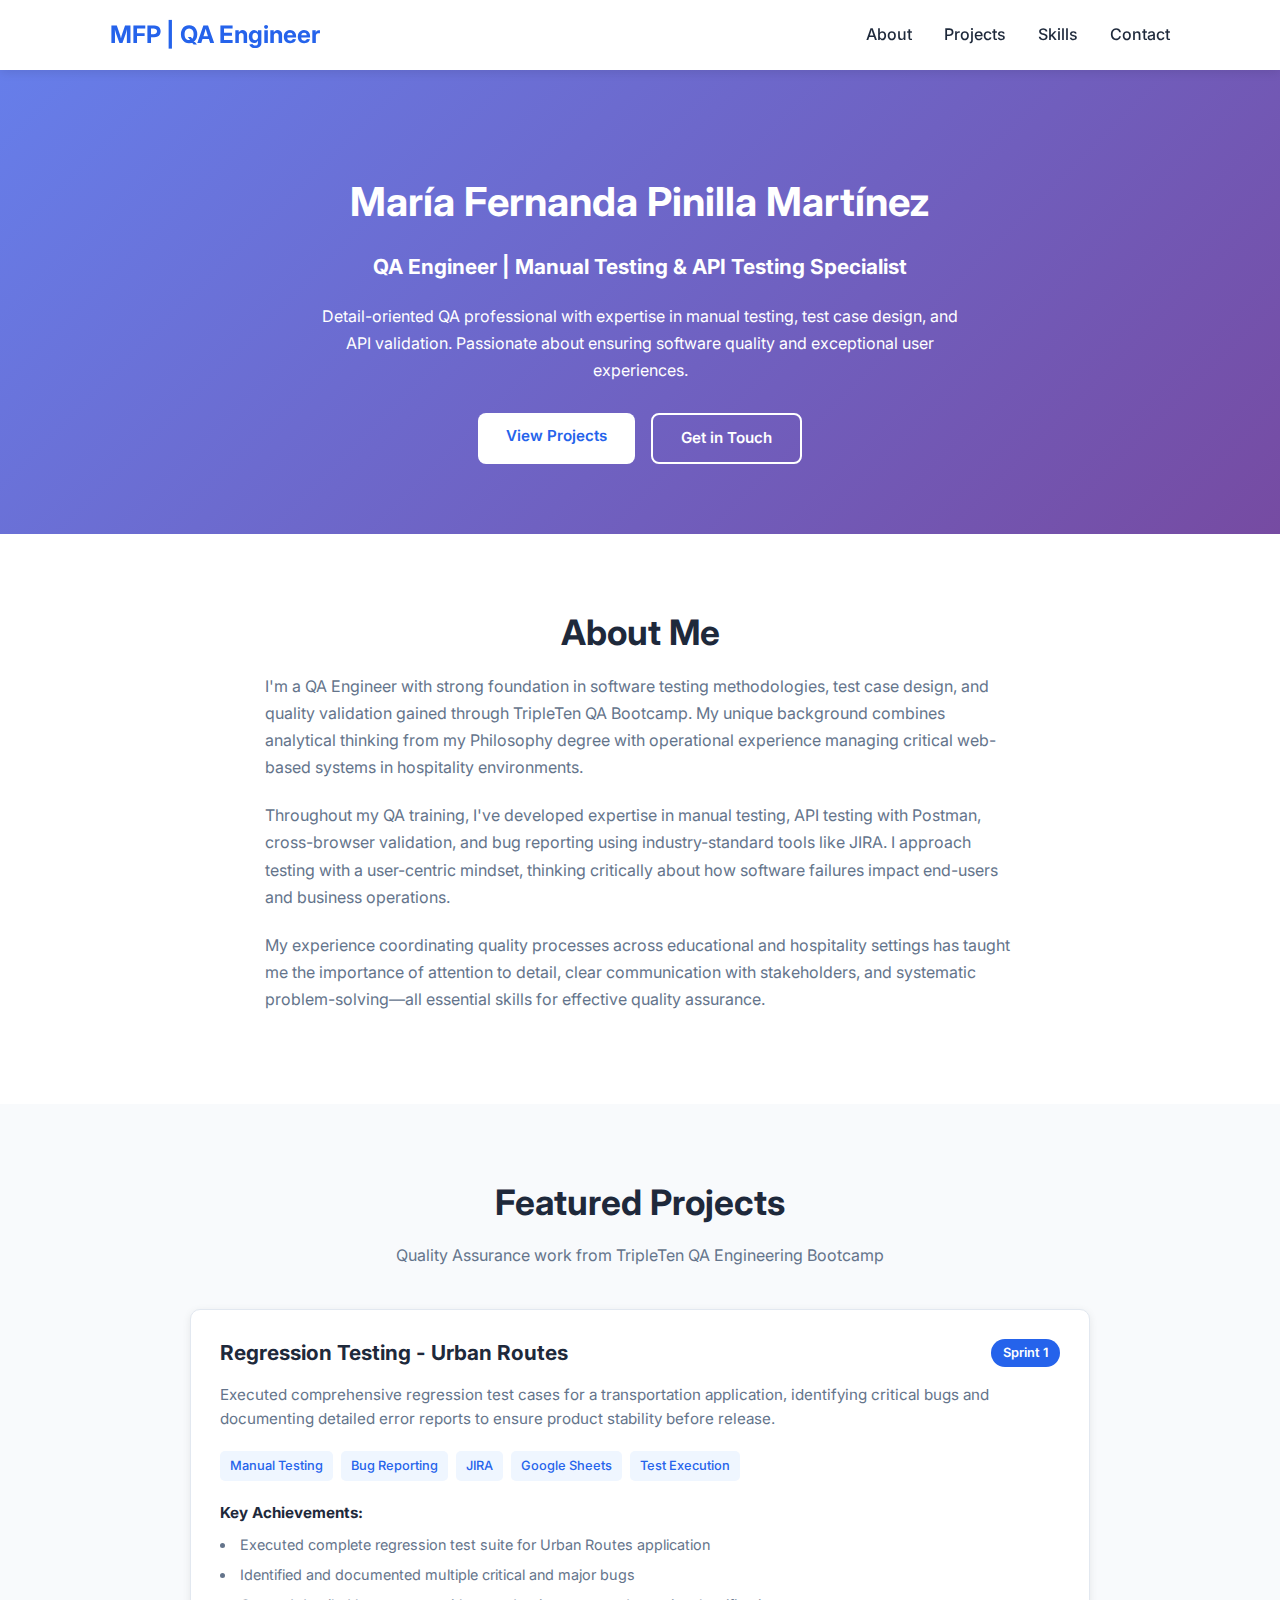
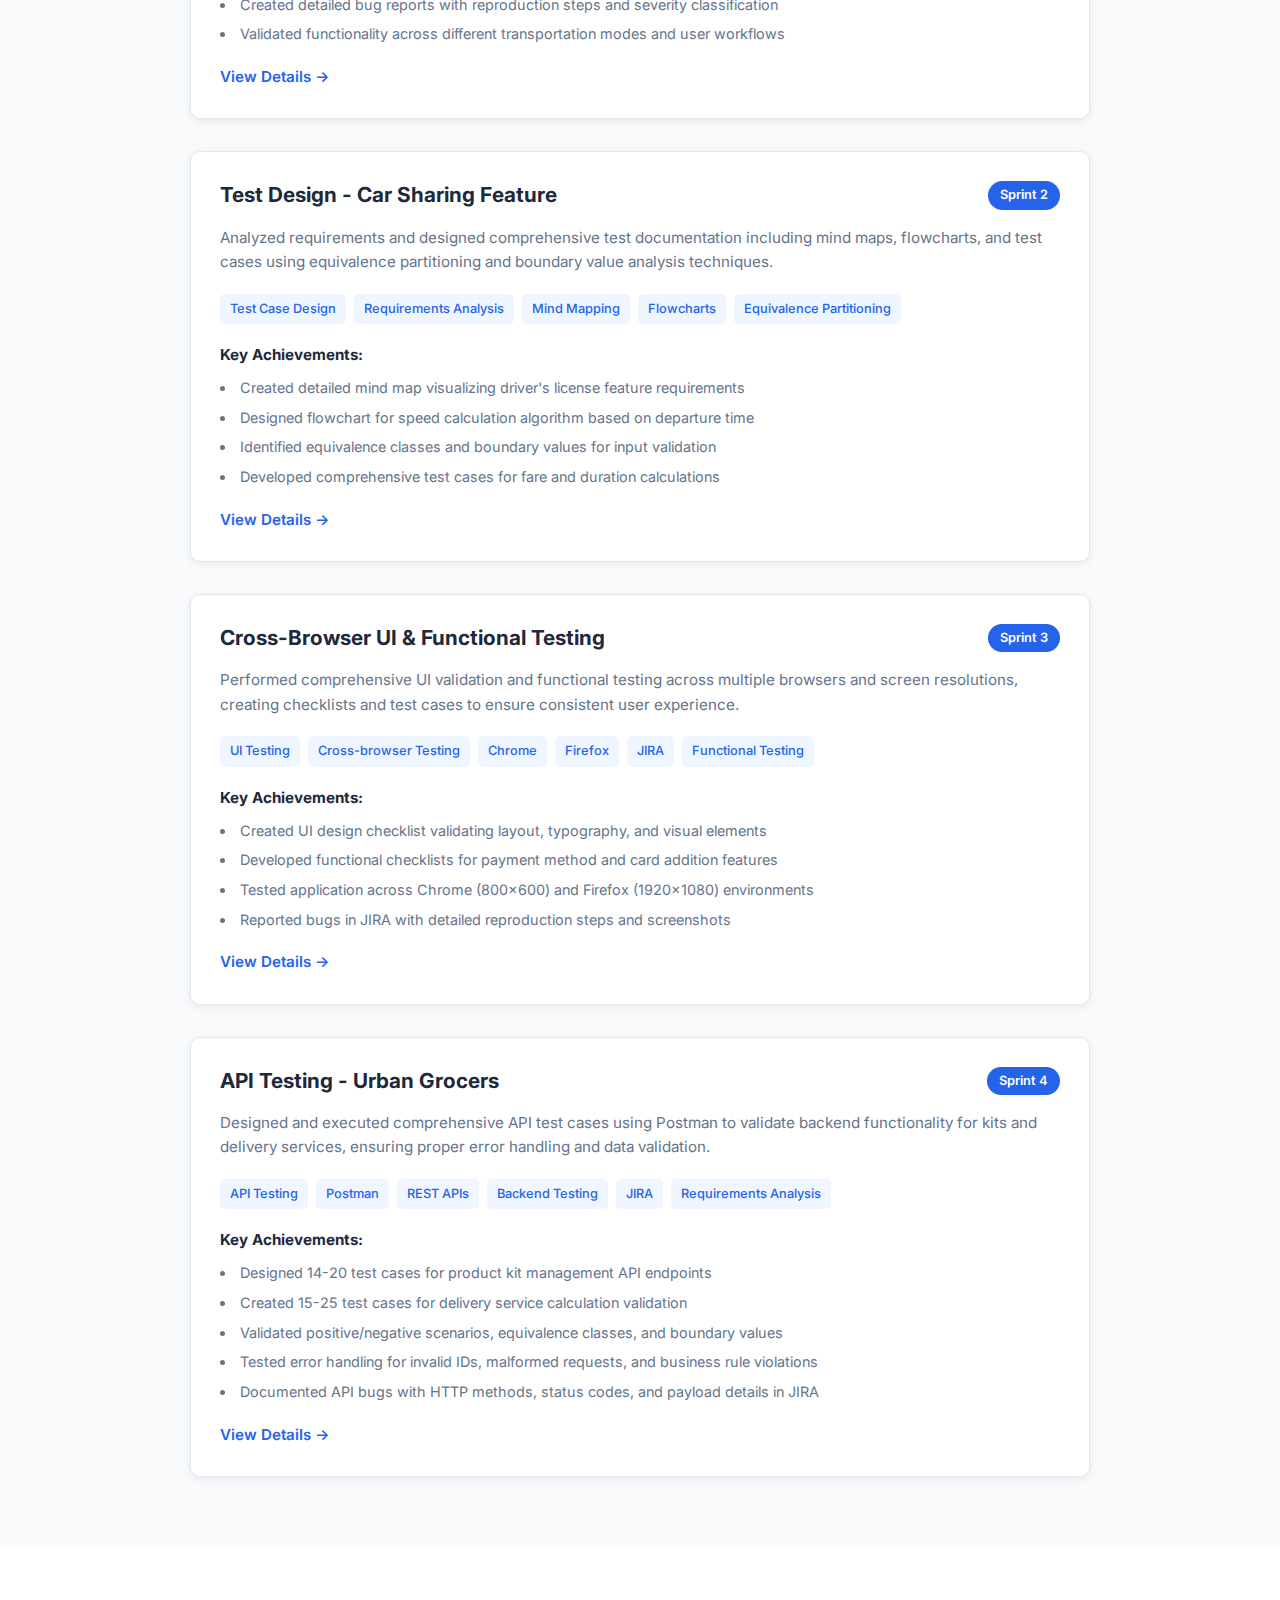
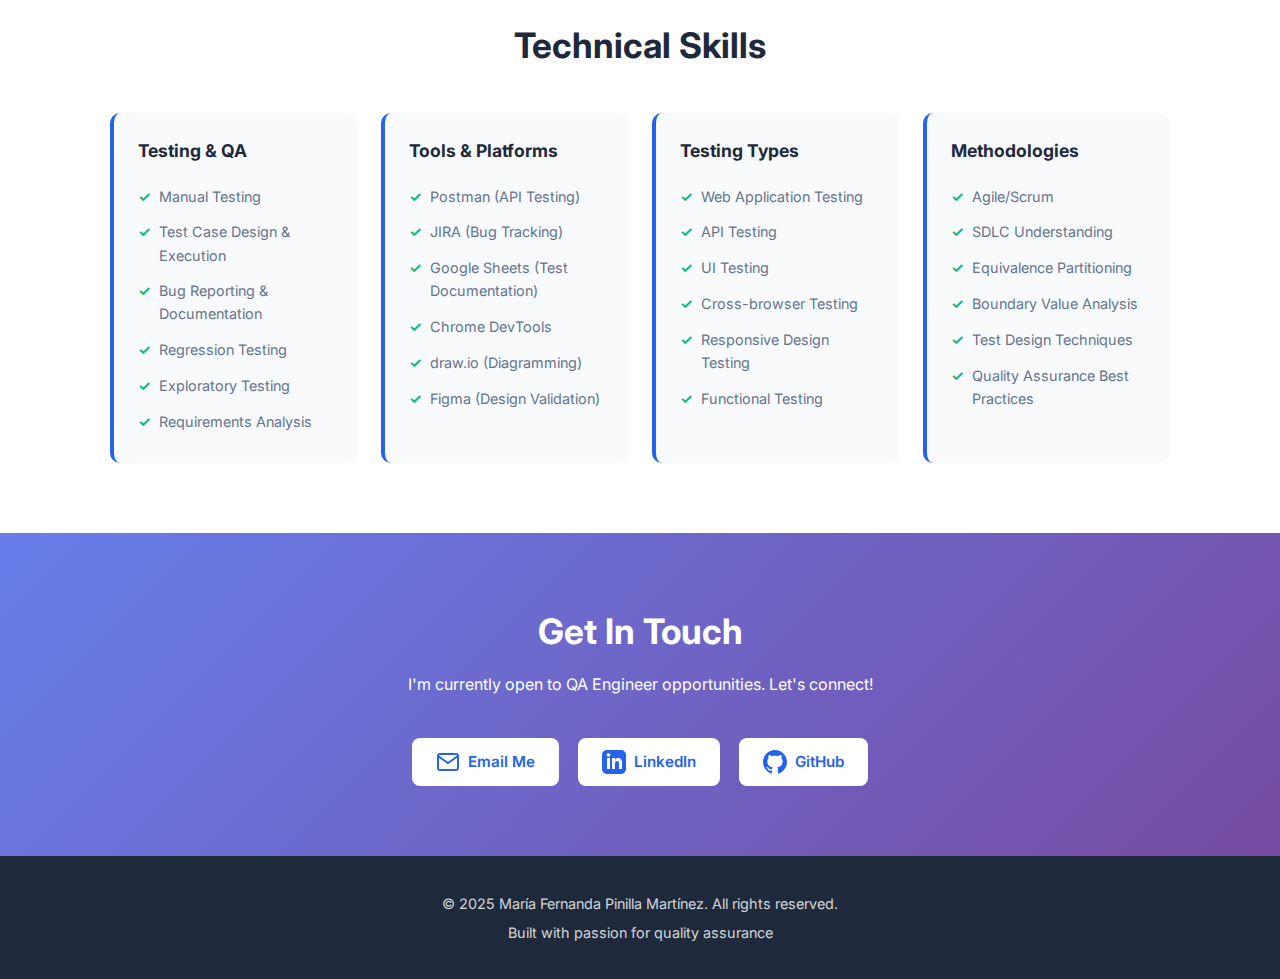
<file: index.html>
<!DOCTYPE html>
<html lang="en">
<head>
    <meta charset="UTF-8">
    <meta name="viewport" content="width=device-width, initial-scale=1.0">
    <meta name="description" content="María Fernanda Pinilla Martínez - QA Engineer Portfolio showcasing manual testing, API testing, and quality assurance projects">
    <title>María Fernanda Pinilla - QA Engineer Portfolio</title>
    <link rel="stylesheet" href="style.css">
    <link rel="preconnect" href="https://fonts.googleapis.com">
    <link rel="preconnect" href="https://fonts.gstatic.com" crossorigin>
    <link href="https://fonts.googleapis.com/css2?family=Inter:wght@300;400;600;700&display=swap" rel="stylesheet">
</head>
<body>
    <!-- Navigation -->
    <nav class="navbar">
        <div class="container">
            <div class="nav-brand">MFP | QA Engineer</div>
            <ul class="nav-menu">
                <li><a href="#about">About</a></li>
                <li><a href="#projects">Projects</a></li>
                <li><a href="#skills">Skills</a></li>
                <li><a href="#contact">Contact</a></li>
            </ul>
        </div>
    </nav>

    <!-- Hero Section -->
    <section class="hero">
        <div class="container">
            <div class="hero-content">
                <h1 class="hero-title">María Fernanda Pinilla Martínez</h1>
                <h2 class="hero-subtitle">QA Engineer | Manual Testing & API Testing Specialist</h2>
                <p class="hero-description">
                    Detail-oriented QA professional with expertise in manual testing, test case design, 
                    and API validation. Passionate about ensuring software quality and exceptional user experiences.
                </p>
                <div class="hero-buttons">
                    <a href="#projects" class="btn btn-primary">View Projects</a>
                    <a href="#contact" class="btn btn-secondary">Get in Touch</a>
                </div>
            </div>
        </div>
    </section>

    <!-- About Section -->
    <section id="about" class="about">
        <div class="container">
            <h2 class="section-title">About Me</h2>
            <div class="about-content">
                <div class="about-text">
                    <p>
                        I'm a QA Engineer with strong foundation in software testing methodologies, test case design, 
                        and quality validation gained through TripleTen QA Bootcamp. My unique background combines 
                        analytical thinking from my Philosophy degree with operational experience managing critical 
                        web-based systems in hospitality environments.
                    </p>
                    <p>
                        Throughout my QA training, I've developed expertise in manual testing, API testing with Postman, 
                        cross-browser validation, and bug reporting using industry-standard tools like JIRA. I approach 
                        testing with a user-centric mindset, thinking critically about how software failures impact 
                        end-users and business operations.
                    </p>
                    <p>
                        My experience coordinating quality processes across educational and hospitality settings has 
                        taught me the importance of attention to detail, clear communication with stakeholders, and 
                        systematic problem-solving—all essential skills for effective quality assurance.
                    </p>
                </div>
            </div>
        </div>
    </section>

    <!-- Projects Section -->
    <section id="projects" class="projects">
        <div class="container">
            <h2 class="section-title">Featured Projects</h2>
            <p class="section-subtitle">Quality Assurance work from TripleTen QA Engineering Bootcamp</p>
            
            <div class="projects-grid">
                <!-- Project 1 -->
                <div class="project-card">
                    <div class="project-header">
                        <h3 class="project-title">Regression Testing - Urban Routes</h3>
                        <span class="project-badge">Sprint 1</span>
                    </div>
                    <p class="project-description">
                        Executed comprehensive regression test cases for a transportation application, 
                        identifying critical bugs and documenting detailed error reports to ensure 
                        product stability before release.
                    </p>
                    <div class="project-technologies">
                        <span class="tech-tag">Manual Testing</span>
                        <span class="tech-tag">Bug Reporting</span>
                        <span class="tech-tag">JIRA</span>
                        <span class="tech-tag">Google Sheets</span>
                        <span class="tech-tag">Test Execution</span>
                    </div>
                    <div class="project-highlights">
                        <h4>Key Achievements:</h4>
                        <ul>
                            <li>Executed complete regression test suite for Urban Routes application</li>
                            <li>Identified and documented multiple critical and major bugs</li>
                            <li>Created detailed bug reports with reproduction steps and severity classification</li>
                            <li>Validated functionality across different transportation modes and user workflows</li>
                        </ul>
                    </div>
                    <a href="project1.html" class="project-link">View Details →</a>
                </div>

                <!-- Project 2 -->
                <div class="project-card">
                    <div class="project-header">
                        <h3 class="project-title">Test Design - Car Sharing Feature</h3>
                        <span class="project-badge">Sprint 2</span>
                    </div>
                    <p class="project-description">
                        Analyzed requirements and designed comprehensive test documentation including 
                        mind maps, flowcharts, and test cases using equivalence partitioning and 
                        boundary value analysis techniques.
                    </p>
                    <div class="project-technologies">
                        <span class="tech-tag">Test Case Design</span>
                        <span class="tech-tag">Requirements Analysis</span>
                        <span class="tech-tag">Mind Mapping</span>
                        <span class="tech-tag">Flowcharts</span>
                        <span class="tech-tag">Equivalence Partitioning</span>
                    </div>
                    <div class="project-highlights">
                        <h4>Key Achievements:</h4>
                        <ul>
                            <li>Created detailed mind map visualizing driver's license feature requirements</li>
                            <li>Designed flowchart for speed calculation algorithm based on departure time</li>
                            <li>Identified equivalence classes and boundary values for input validation</li>
                            <li>Developed comprehensive test cases for fare and duration calculations</li>
                        </ul>
                    </div>
                    <a href="project2.html" class="project-link">View Details →</a>
                </div>

                <!-- Project 3 -->
                <div class="project-card">
                    <div class="project-header">
                        <h3 class="project-title">Cross-Browser UI & Functional Testing</h3>
                        <span class="project-badge">Sprint 3</span>
                    </div>
                    <p class="project-description">
                        Performed comprehensive UI validation and functional testing across multiple 
                        browsers and screen resolutions, creating checklists and test cases to ensure 
                        consistent user experience.
                    </p>
                    <div class="project-technologies">
                        <span class="tech-tag">UI Testing</span>
                        <span class="tech-tag">Cross-browser Testing</span>
                        <span class="tech-tag">Chrome</span>
                        <span class="tech-tag">Firefox</span>
                        <span class="tech-tag">JIRA</span>
                        <span class="tech-tag">Functional Testing</span>
                    </div>
                    <div class="project-highlights">
                        <h4>Key Achievements:</h4>
                        <ul>
                            <li>Created UI design checklist validating layout, typography, and visual elements</li>
                            <li>Developed functional checklists for payment method and card addition features</li>
                            <li>Tested application across Chrome (800x600) and Firefox (1920x1080) environments</li>
                            <li>Reported bugs in JIRA with detailed reproduction steps and screenshots</li>
                        </ul>
                    </div>
                    <a href="project3.html" class="project-link">View Details →</a>
                </div>

                <!-- Project 4 -->
                <div class="project-card">
                    <div class="project-header">
                        <h3 class="project-title">API Testing - Urban Grocers</h3>
                        <span class="project-badge">Sprint 4</span>
                    </div>
                    <p class="project-description">
                        Designed and executed comprehensive API test cases using Postman to validate 
                        backend functionality for kits and delivery services, ensuring proper error 
                        handling and data validation.
                    </p>
                    <div class="project-technologies">
                        <span class="tech-tag">API Testing</span>
                        <span class="tech-tag">Postman</span>
                        <span class="tech-tag">REST APIs</span>
                        <span class="tech-tag">Backend Testing</span>
                        <span class="tech-tag">JIRA</span>
                        <span class="tech-tag">Requirements Analysis</span>
                    </div>
                    <div class="project-highlights">
                        <h4>Key Achievements:</h4>
                        <ul>
                            <li>Designed 14-20 test cases for product kit management API endpoints</li>
                            <li>Created 15-25 test cases for delivery service calculation validation</li>
                            <li>Validated positive/negative scenarios, equivalence classes, and boundary values</li>
                            <li>Tested error handling for invalid IDs, malformed requests, and business rule violations</li>
                            <li>Documented API bugs with HTTP methods, status codes, and payload details in JIRA</li>
                        </ul>
                    </div>
                    <a href="project4.html" class="project-link">View Details →</a>
                </div>
            </div>
        </div>
    </section>

    <!-- Skills Section -->
    <section id="skills" class="skills">
        <div class="container">
            <h2 class="section-title">Technical Skills</h2>
            <div class="skills-grid">
                <div class="skill-category">
                    <h3>Testing & QA</h3>
                    <ul>
                        <li>Manual Testing</li>
                        <li>Test Case Design & Execution</li>
                        <li>Bug Reporting & Documentation</li>
                        <li>Regression Testing</li>
                        <li>Exploratory Testing</li>
                        <li>Requirements Analysis</li>
                    </ul>
                </div>
                <div class="skill-category">
                    <h3>Tools & Platforms</h3>
                    <ul>
                        <li>Postman (API Testing)</li>
                        <li>JIRA (Bug Tracking)</li>
                        <li>Google Sheets (Test Documentation)</li>
                        <li>Chrome DevTools</li>
                        <li>draw.io (Diagramming)</li>
                        <li>Figma (Design Validation)</li>
                    </ul>
                </div>
                <div class="skill-category">
                    <h3>Testing Types</h3>
                    <ul>
                        <li>Web Application Testing</li>
                        <li>API Testing</li>
                        <li>UI Testing</li>
                        <li>Cross-browser Testing</li>
                        <li>Responsive Design Testing</li>
                        <li>Functional Testing</li>
                    </ul>
                </div>
                <div class="skill-category">
                    <h3>Methodologies</h3>
                    <ul>
                        <li>Agile/Scrum</li>
                        <li>SDLC Understanding</li>
                        <li>Equivalence Partitioning</li>
                        <li>Boundary Value Analysis</li>
                        <li>Test Design Techniques</li>
                        <li>Quality Assurance Best Practices</li>
                    </ul>
                </div>
            </div>
        </div>
    </section>

    <!-- Contact Section -->
    <section id="contact" class="contact">
        <div class="container">
            <h2 class="section-title">Get In Touch</h2>
            <p class="section-subtitle">I'm currently open to QA Engineer opportunities. Let's connect!</p>
            <div class="contact-links">
                <a href="mailto:qamariafernanda.pinillamartinez@gmail.com" class="contact-btn">
                    <svg width="24" height="24" viewBox="0 0 24 24" fill="none" stroke="currentColor" stroke-width="2">
                        <path d="M4 4h16c1.1 0 2 .9 2 2v12c0 1.1-.9 2-2 2H4c-1.1 0-2-.9-2-2V6c0-1.1.9-2 2-2z"></path>
                        <polyline points="22,6 12,13 2,6"></polyline>
                    </svg>
                    Email Me
                </a>
                <a href="https://www.linkedin.com/in/maría-fernanda-pinilla-ab13bb24a" target="_blank" class="contact-btn">
                    <svg width="24" height="24" viewBox="0 0 24 24" fill="currentColor">
                        <path d="M19 0h-14c-2.761 0-5 2.239-5 5v14c0 2.761 2.239 5 5 5h14c2.762 0 5-2.239 5-5v-14c0-2.761-2.238-5-5-5zm-11 19h-3v-11h3v11zm-1.5-12.268c-.966 0-1.75-.79-1.75-1.764s.784-1.764 1.75-1.764 1.75.79 1.75 1.764-.783 1.764-1.75 1.764zm13.5 12.268h-3v-5.604c0-3.368-4-3.113-4 0v5.604h-3v-11h3v1.765c1.396-2.586 7-2.777 7 2.476v6.759z"/>
                    </svg>
                    LinkedIn
                </a>
                <a href="https://github.com/dashboard" target="_blank" class="contact-btn">
                    <svg width="24" height="24" viewBox="0 0 24 24" fill="currentColor">
                        <path d="M12 0c-6.626 0-12 5.373-12 12 0 5.302 3.438 9.8 8.207 11.387.599.111.793-.261.793-.577v-2.234c-3.338.726-4.033-1.416-4.033-1.416-.546-1.387-1.333-1.756-1.333-1.756-1.089-.745.083-.729.083-.729 1.205.084 1.839 1.237 1.839 1.237 1.07 1.834 2.807 1.304 3.492.997.107-.775.418-1.305.762-1.604-2.665-.305-5.467-1.334-5.467-5.931 0-1.311.469-2.381 1.236-3.221-.124-.303-.535-1.524.117-3.176 0 0 1.008-.322 3.301 1.23.957-.266 1.983-.399 3.003-.404 1.02.005 2.047.138 3.006.404 2.291-1.552 3.297-1.23 3.297-1.23.653 1.653.242 2.874.118 3.176.77.84 1.235 1.911 1.235 3.221 0 4.609-2.807 5.624-5.479 5.921.43.372.823 1.102.823 2.222v3.293c0 .319.192.694.801.576 4.765-1.589 8.199-6.086 8.199-11.386 0-6.627-5.373-12-12-12z"/>
                    </svg>
                    GitHub
                </a>
            </div>
        </div>
    </section>

    <!-- Footer -->
    <footer class="footer">
        <div class="container">
            <p>&copy; 2025 María Fernanda Pinilla Martínez. All rights reserved.</p>
            <p>Built with passion for quality assurance</p>
        </div>
    </footer>
</body>
</html>
</file>
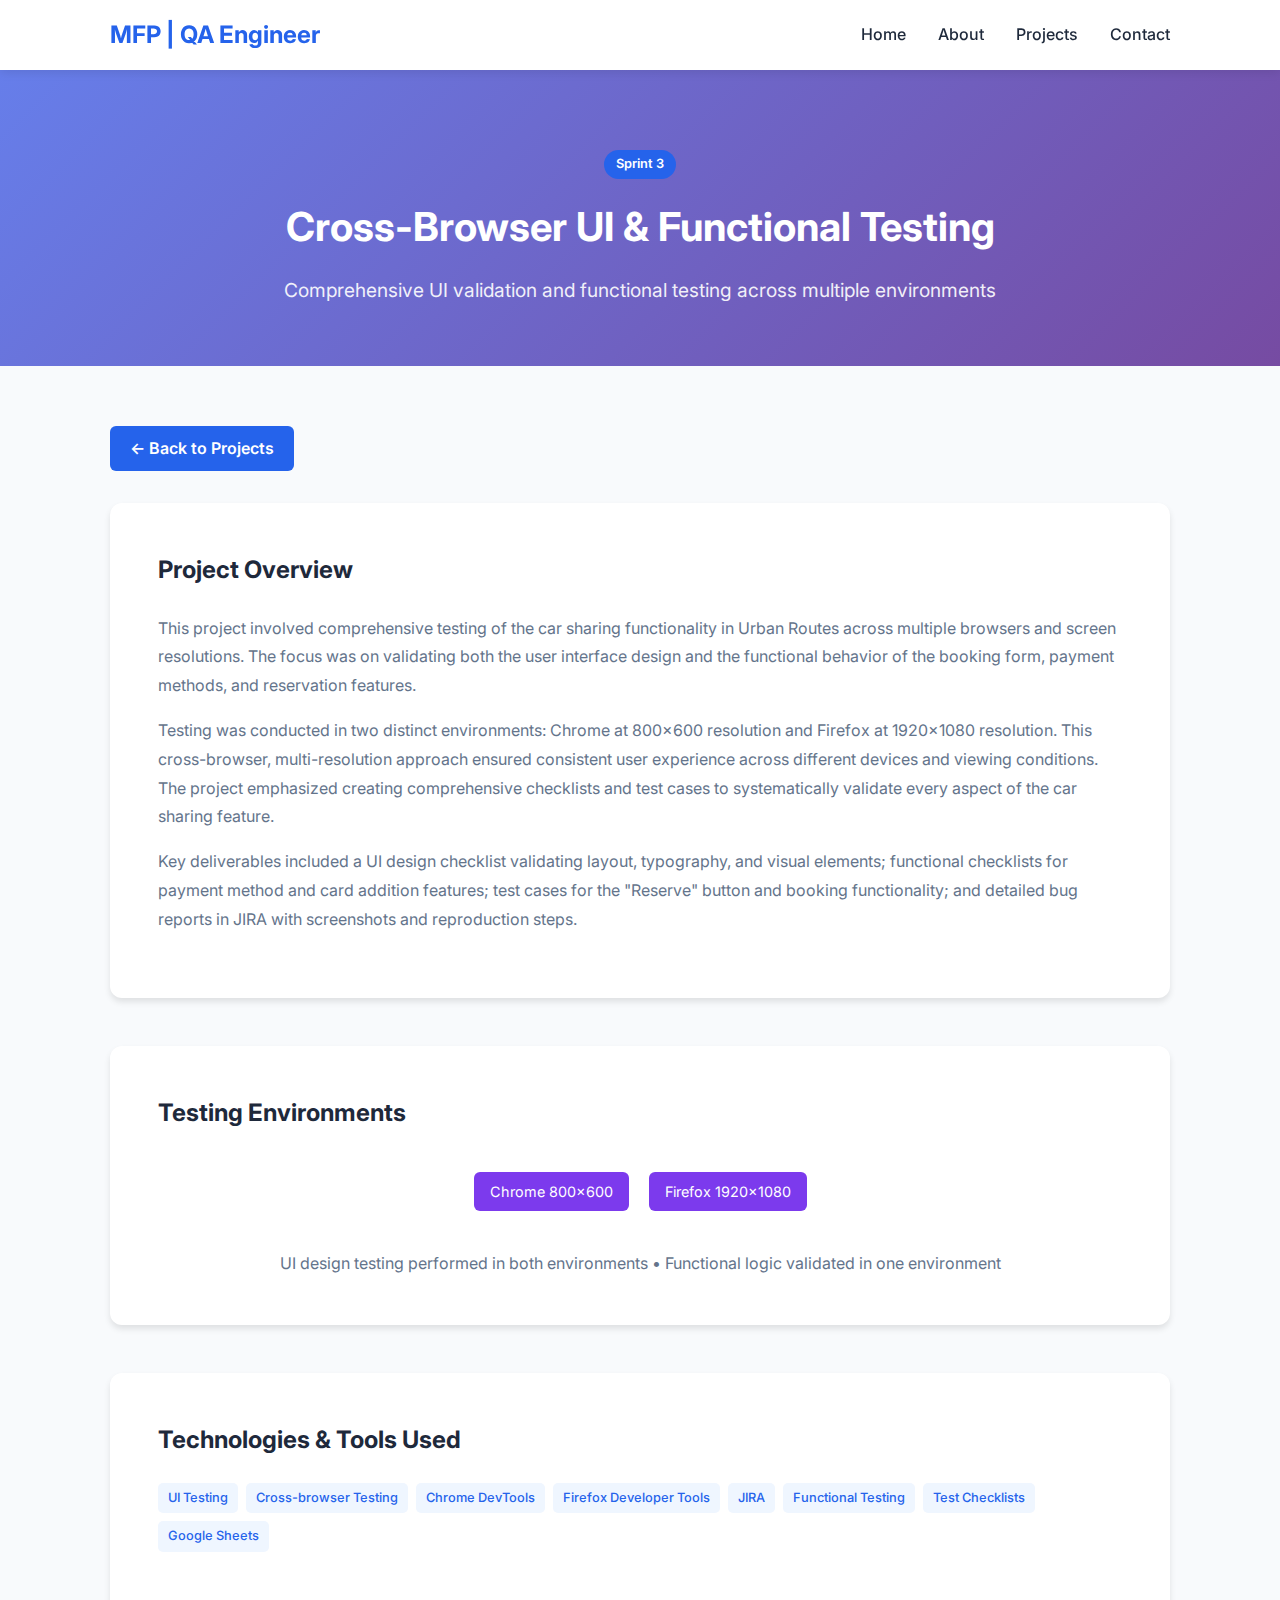
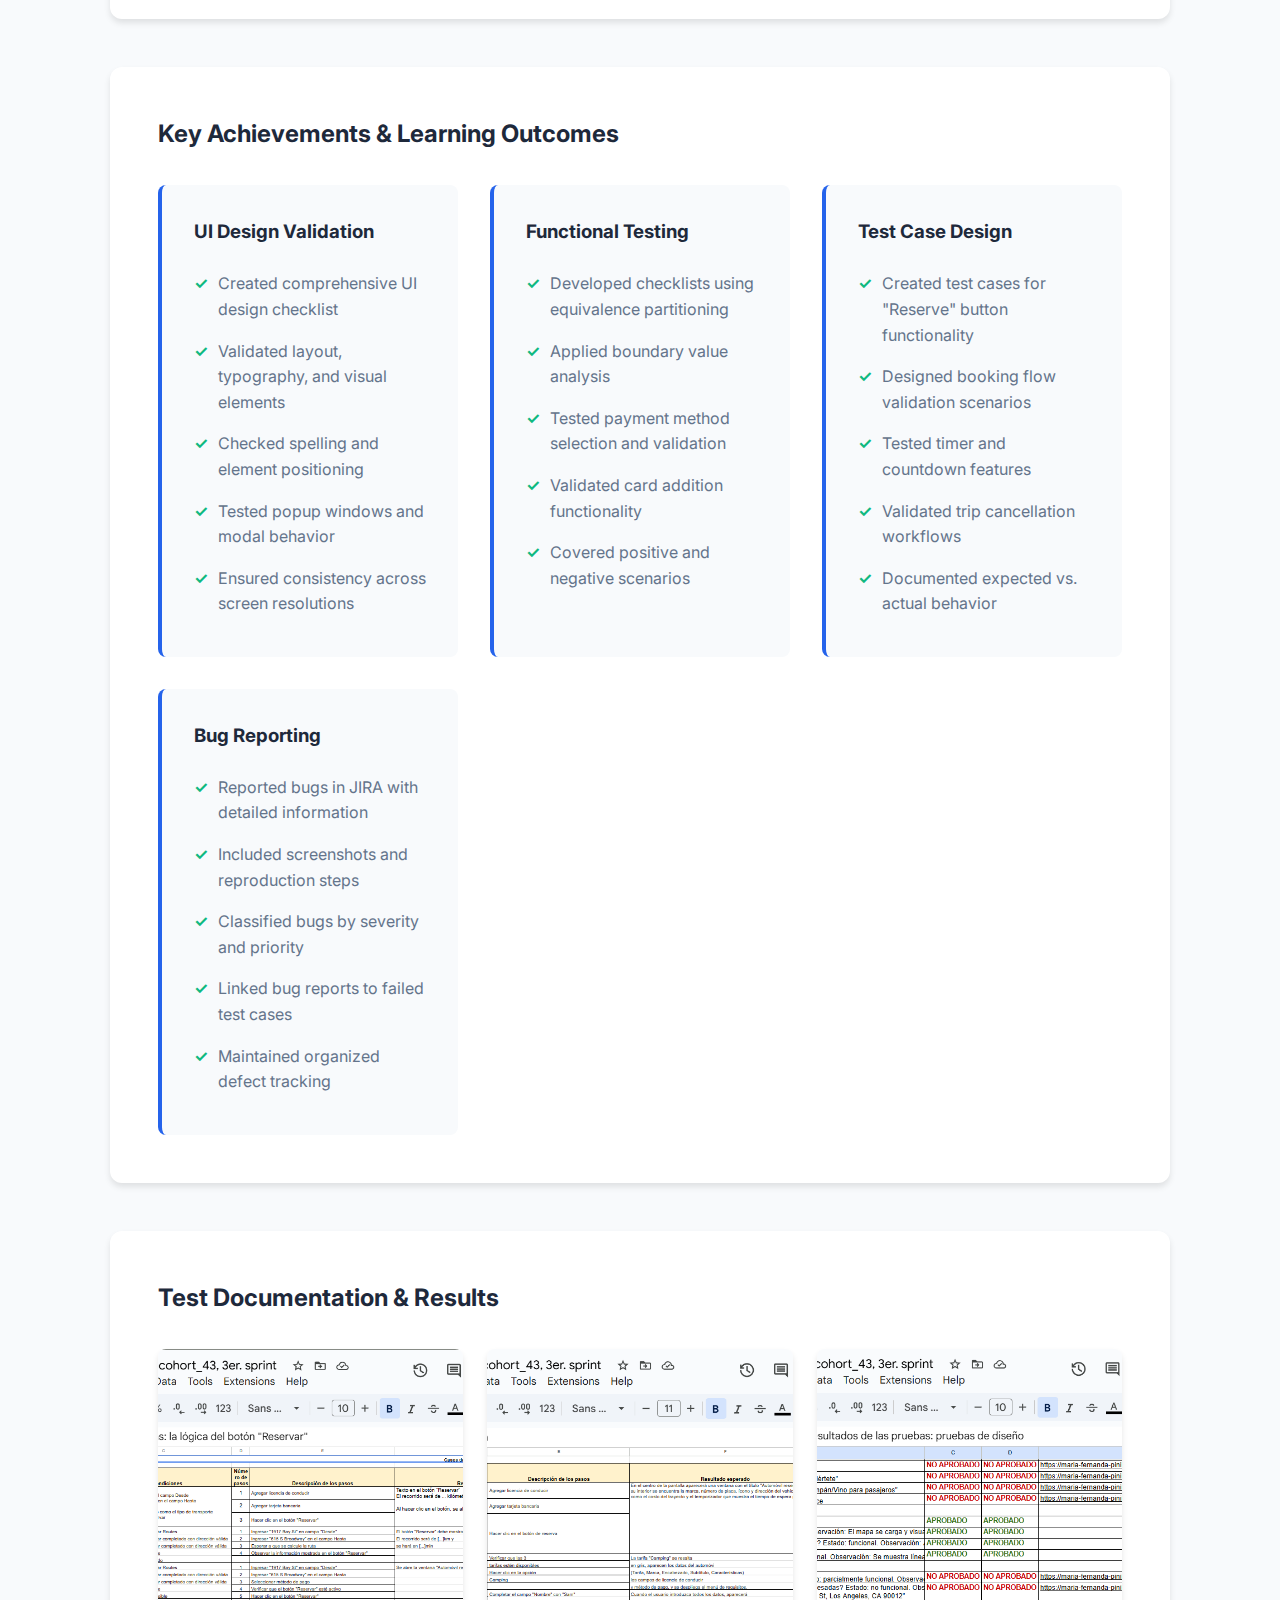
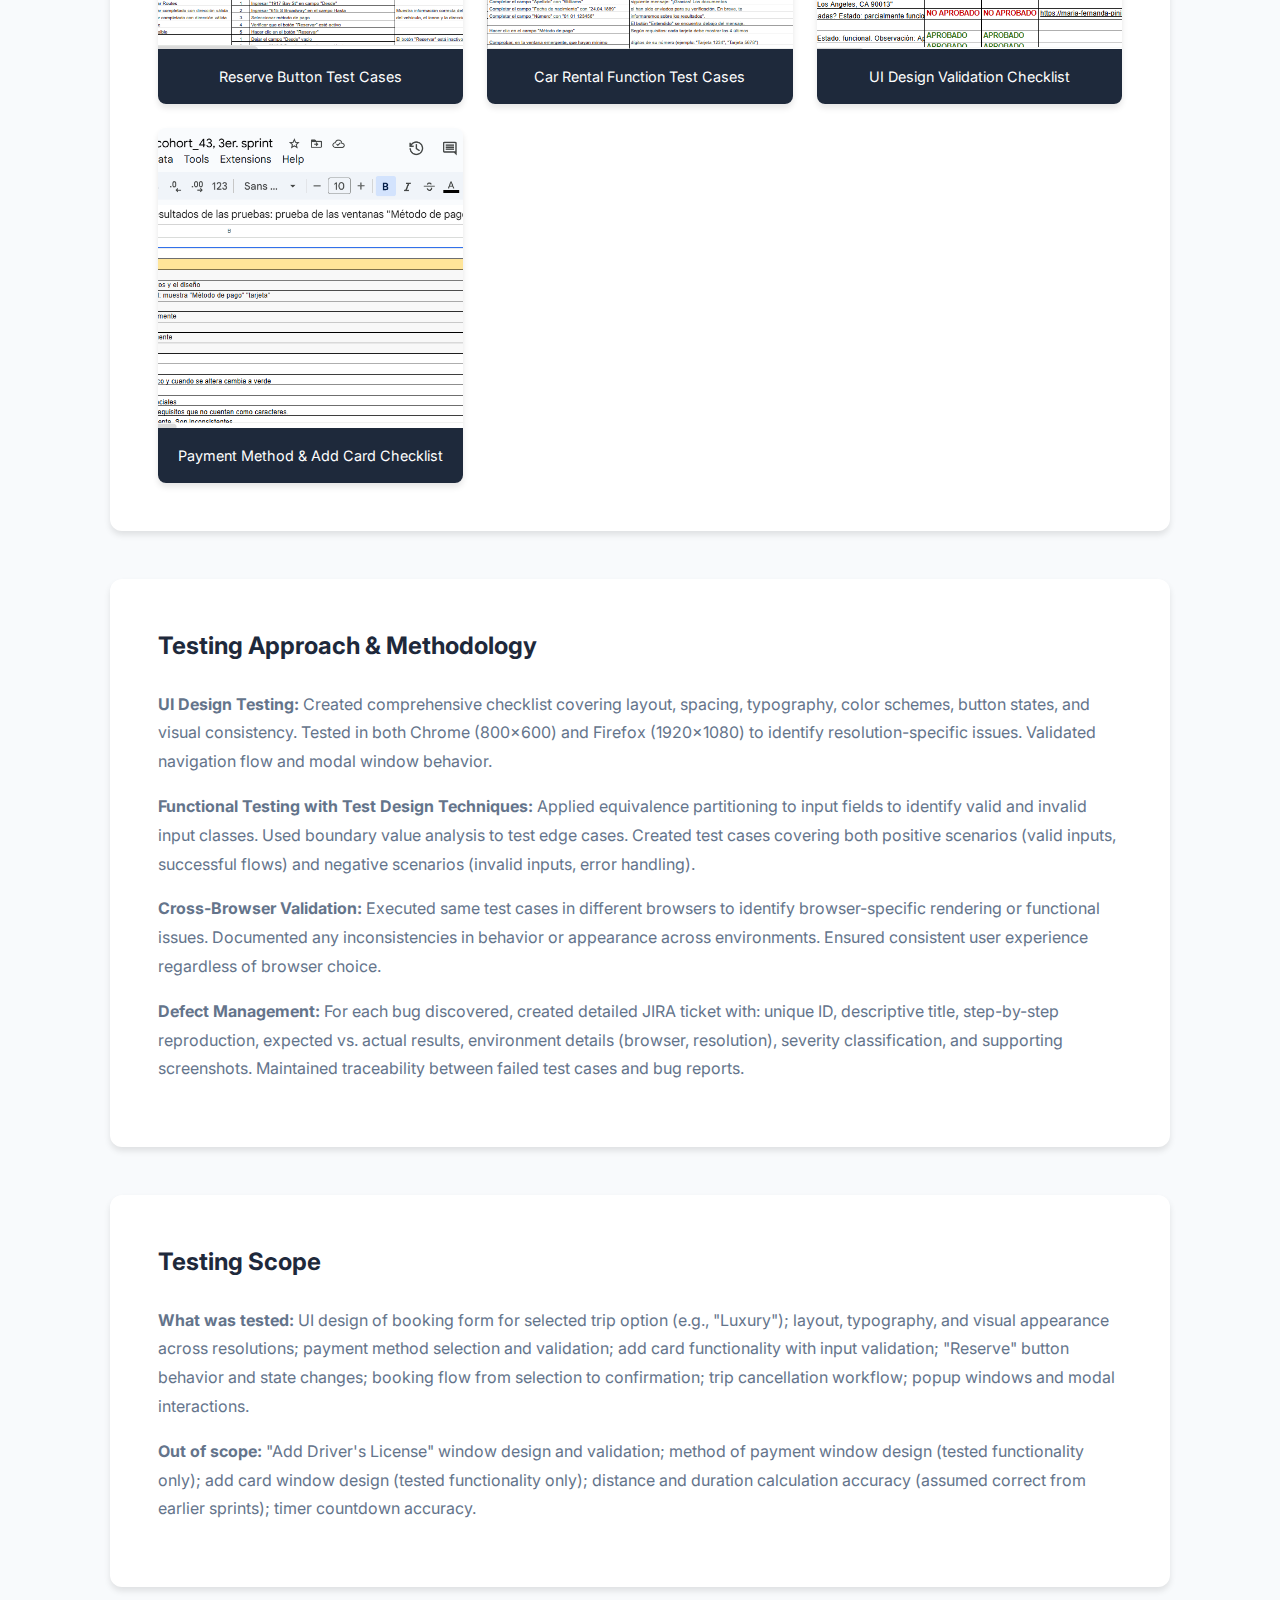
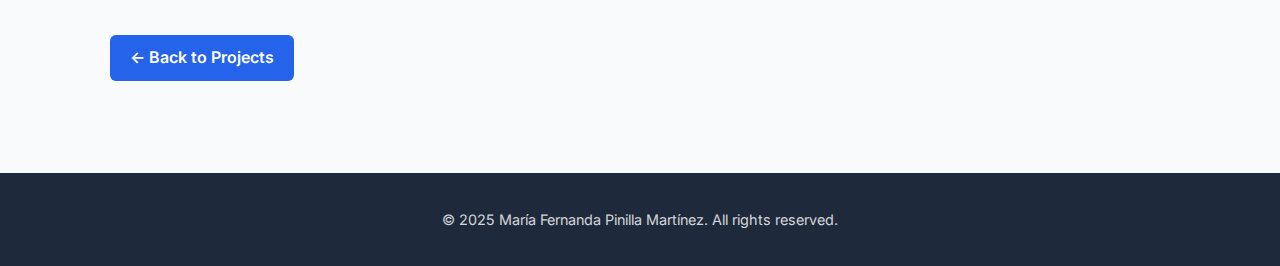
<file: project3.html>
<!DOCTYPE html>
<html lang="en">
<head>
    <meta charset="UTF-8">
    <meta name="viewport" content="width=device-width, initial-scale=1.0">
    <title>Sprint 3: UI & Functional Testing | María Fernanda Pinilla</title>
    <link rel="stylesheet" href="style.css">
    <link rel="preconnect" href="https://fonts.googleapis.com">
    <link rel="preconnect" href="https://fonts.gstatic.com" crossorigin>
    <link href="https://fonts.googleapis.com/css2?family=Inter:wght@300;400;600;700&display=swap" rel="stylesheet">
    <style>
        .project-detail {padding: 60px 0; background: var(--light);}
        .project-detail-header {background: linear-gradient(135deg, #667eea 0%, #764ba2 100%); color: white; padding: 80px 0 60px; text-align: center;}
        .project-detail-title {font-size: 2.5rem; margin-bottom: 1rem;}
        .project-detail-subtitle {font-size: 1.2rem; opacity: 0.9;}
        .back-button {display: inline-block; margin-bottom: 2rem; padding: 10px 20px; background: var(--primary-color); color: white; text-decoration: none; border-radius: 6px; font-weight: 600; transition: var(--transition);}
        .back-button:hover {background: var(--secondary-color); transform: translateX(-5px);}
        .project-overview {background: white; padding: 3rem; border-radius: 12px; margin-bottom: 3rem; box-shadow: 0 4px 6px rgba(0,0,0,0.1);}
        .project-overview h2 {color: var(--dark); margin-bottom: 1.5rem;}
        .project-overview p {color: var(--gray); line-height: 1.8; margin-bottom: 1rem;}
        .project-gallery {background: white; padding: 3rem; border-radius: 12px; margin-bottom: 3rem; box-shadow: 0 4px 6px rgba(0,0,0,0.1);}
        .gallery-grid {display: grid; grid-template-columns: repeat(auto-fit, minmax(300px, 1fr)); gap: 1.5rem; margin-top: 2rem;}
        .gallery-item {position: relative; overflow: hidden; border-radius: 8px; box-shadow: 0 4px 6px rgba(0,0,0,0.1); transition: var(--transition);}
        .gallery-item:hover {transform: translateY(-5px); box-shadow: 0 12px 24px rgba(0,0,0,0.15);}
        .gallery-item img {width: 100%; height: 300px; object-fit: cover; display: block;}
        .gallery-caption {padding: 1rem; background: var(--dark); color: white; font-size: 0.9rem; text-align: center;}
        .project-details-section {background: white; padding: 3rem; border-radius: 12px; margin-bottom: 3rem; box-shadow: 0 4px 6px rgba(0,0,0,0.1);}
        .detail-grid {display: grid; grid-template-columns: repeat(auto-fit, minmax(250px, 1fr)); gap: 2rem; margin-top: 2rem;}
        .detail-card {background: var(--light); padding: 2rem; border-radius: 8px; border-left: 4px solid var(--primary-color);}
        .detail-card h3 {color: var(--dark); margin-bottom: 1rem;}
        .detail-card ul {list-style: none; padding: 0;}
        .detail-card li {padding: 0.5rem 0; color: var(--gray); position: relative; padding-left: 1.5rem;}
        .detail-card li::before {content: '✓'; position: absolute; left: 0; color: var(--success); font-weight: bold;}
        .env-badge {display: inline-block; padding: 8px 16px; background: var(--secondary-color); color: white; border-radius: 6px; margin: 0.5rem; font-size: 0.9rem;}
    </style>
</head>
<body>
    <nav class="navbar">
        <div class="container">
            <div class="nav-brand">MFP | QA Engineer</div>
            <ul class="nav-menu">
                <li><a href="index.html">Home</a></li>
                <li><a href="index.html#about">About</a></li>
                <li><a href="index.html#projects">Projects</a></li>
                <li><a href="index.html#contact">Contact</a></li>
            </ul>
        </div>
    </nav>

    <section class="project-detail-header">
        <div class="container">
            <span class="project-badge" style="display: inline-block; margin-bottom: 1rem;">Sprint 3</span>
            <h1 class="project-detail-title">Cross-Browser UI & Functional Testing</h1>
            <p class="project-detail-subtitle">Comprehensive UI validation and functional testing across multiple environments</p>
        </div>
    </section>

    <section class="project-detail">
        <div class="container">
            <a href="index.html#projects" class="back-button">← Back to Projects</a>

            <div class="project-overview">
                <h2>Project Overview</h2>
                <p>
                    This project involved comprehensive testing of the car sharing functionality in Urban Routes across 
                    multiple browsers and screen resolutions. The focus was on validating both the user interface design 
                    and the functional behavior of the booking form, payment methods, and reservation features.
                </p>
                <p>
                    Testing was conducted in two distinct environments: Chrome at 800x600 resolution and Firefox at 
                    1920x1080 resolution. This cross-browser, multi-resolution approach ensured consistent user experience 
                    across different devices and viewing conditions. The project emphasized creating comprehensive checklists 
                    and test cases to systematically validate every aspect of the car sharing feature.
                </p>
                <p>
                    Key deliverables included a UI design checklist validating layout, typography, and visual elements; 
                    functional checklists for payment method and card addition features; test cases for the "Reserve" button 
                    and booking functionality; and detailed bug reports in JIRA with screenshots and reproduction steps.
                </p>
            </div>

            <div class="project-details-section">
                <h2>Testing Environments</h2>
                <div style="text-align: center; margin: 2rem 0;">
                    <span class="env-badge">Chrome 800x600</span>
                    <span class="env-badge">Firefox 1920x1080</span>
                </div>
                <p style="color: var(--gray); text-align: center;">
                    UI design testing performed in both environments • Functional logic validated in one environment
                </p>
            </div>

            <div class="project-details-section">
                <h2>Technologies & Tools Used</h2>
                <div class="project-technologies" style="margin-top: 1.5rem;">
                    <span class="tech-tag">UI Testing</span>
                    <span class="tech-tag">Cross-browser Testing</span>
                    <span class="tech-tag">Chrome DevTools</span>
                    <span class="tech-tag">Firefox Developer Tools</span>
                    <span class="tech-tag">JIRA</span>
                    <span class="tech-tag">Functional Testing</span>
                    <span class="tech-tag">Test Checklists</span>
                    <span class="tech-tag">Google Sheets</span>
                </div>
            </div>

            <div class="project-details-section">
                <h2>Key Achievements & Learning Outcomes</h2>
                <div class="detail-grid">
                    <div class="detail-card">
                        <h3>UI Design Validation</h3>
                        <ul>
                            <li>Created comprehensive UI design checklist</li>
                            <li>Validated layout, typography, and visual elements</li>
                            <li>Checked spelling and element positioning</li>
                            <li>Tested popup windows and modal behavior</li>
                            <li>Ensured consistency across screen resolutions</li>
                        </ul>
                    </div>
                    <div class="detail-card">
                        <h3>Functional Testing</h3>
                        <ul>
                            <li>Developed checklists using equivalence partitioning</li>
                            <li>Applied boundary value analysis</li>
                            <li>Tested payment method selection and validation</li>
                            <li>Validated card addition functionality</li>
                            <li>Covered positive and negative scenarios</li>
                        </ul>
                    </div>
                    <div class="detail-card">
                        <h3>Test Case Design</h3>
                        <ul>
                            <li>Created test cases for "Reserve" button functionality</li>
                            <li>Designed booking flow validation scenarios</li>
                            <li>Tested timer and countdown features</li>
                            <li>Validated trip cancellation workflows</li>
                            <li>Documented expected vs. actual behavior</li>
                        </ul>
                    </div>
                    <div class="detail-card">
                        <h3>Bug Reporting</h3>
                        <ul>
                            <li>Reported bugs in JIRA with detailed information</li>
                            <li>Included screenshots and reproduction steps</li>
                            <li>Classified bugs by severity and priority</li>
                            <li>Linked bug reports to failed test cases</li>
                            <li>Maintained organized defect tracking</li>
                        </ul>
                    </div>
                </div>
            </div>

            <div class="project-gallery">
                <h2>Test Documentation & Results</h2>
                <div class="gallery-grid">
                    <div class="gallery-item">
                        <img src="images/Sprint 3 Urban Routes (casos de prueba boton reservar).png" alt="Reserve Button Test Cases">
                        <div class="gallery-caption">Reserve Button Test Cases</div>
                    </div>
                    <div class="gallery-item">
                        <img src="images/Sprint 3 Urban Routes (casos de prueba función de alquiler).png" alt="Rental Function Test Cases">
                        <div class="gallery-caption">Car Rental Function Test Cases</div>
                    </div>
                    <div class="gallery-item">
                        <img src="images/Sprint 3 Urban Routes (Lista de comprobación del diseño).png" alt="Design Checklist">
                        <div class="gallery-caption">UI Design Validation Checklist</div>
                    </div>
                    <div class="gallery-item">
                        <img src="images/Sprint 3 Urban Routes (Lista de comprobación método de pago y agregar tarjeta).png" alt="Payment Checklist">
                        <div class="gallery-caption">Payment Method & Add Card Checklist</div>
                    </div>
                </div>
            </div>

            <div class="project-overview">
                <h2>Testing Approach & Methodology</h2>
                <p>
                    <strong>UI Design Testing:</strong> Created comprehensive checklist covering layout, spacing, typography, 
                    color schemes, button states, and visual consistency. Tested in both Chrome (800x600) and Firefox (1920x1080) 
                    to identify resolution-specific issues. Validated navigation flow and modal window behavior.
                </p>
                <p>
                    <strong>Functional Testing with Test Design Techniques:</strong> Applied equivalence partitioning to input 
                    fields to identify valid and invalid input classes. Used boundary value analysis to test edge cases. 
                    Created test cases covering both positive scenarios (valid inputs, successful flows) and negative scenarios 
                    (invalid inputs, error handling).
                </p>
                <p>
                    <strong>Cross-Browser Validation:</strong> Executed same test cases in different browsers to identify 
                    browser-specific rendering or functional issues. Documented any inconsistencies in behavior or appearance 
                    across environments. Ensured consistent user experience regardless of browser choice.
                </p>
                <p>
                    <strong>Defect Management:</strong> For each bug discovered, created detailed JIRA ticket with: unique ID, 
                    descriptive title, step-by-step reproduction, expected vs. actual results, environment details (browser, 
                    resolution), severity classification, and supporting screenshots. Maintained traceability between failed 
                    test cases and bug reports.
                </p>
            </div>

            <div class="project-overview">
                <h2>Testing Scope</h2>
                <p>
                    <strong>What was tested:</strong> UI design of booking form for selected trip option (e.g., "Luxury"); 
                    layout, typography, and visual appearance across resolutions; payment method selection and validation; 
                    add card functionality with input validation; "Reserve" button behavior and state changes; booking flow 
                    from selection to confirmation; trip cancellation workflow; popup windows and modal interactions.
                </p>
                <p>
                    <strong>Out of scope:</strong> "Add Driver's License" window design and validation; method of payment 
                    window design (tested functionality only); add card window design (tested functionality only); distance 
                    and duration calculation accuracy (assumed correct from earlier sprints); timer countdown accuracy.
                </p>
            </div>

            <a href="index.html#projects" class="back-button">← Back to Projects</a>
        </div>
    </section>

    <footer class="footer">
        <div class="container">
            <p>&copy; 2025 María Fernanda Pinilla Martínez. All rights reserved.</p>
        </div>
    </footer>
</body>
</html>
</file>
<file: style.css>
/* QA PORTFOLIO - ELEGANT & COMPACT DESIGN */

:root {
    --primary-color: #2563eb;
    --secondary-color: #7c3aed;
    --dark: #1e293b;
    --light: #f8fafc;
    --gray: #64748b;
    --success: #10b981;
    --border: #e2e8f0;
    --font-main: 'Inter', -apple-system, BlinkMacSystemFont, 'Segoe UI', sans-serif;
    --transition: all 0.3s ease;
}

* {
    margin: 0;
    padding: 0;
    box-sizing: border-box;
}

html {
    scroll-behavior: smooth;
}

body {
    font-family: var(--font-main);
    line-height: 1.6;
    color: var(--dark);
    background-color: var(--light);
}

.container {
    max-width: 1100px;
    margin: 0 auto;
    padding: 0 20px;
}

/* Navigation */
.navbar {
    background: white;
    box-shadow: 0 2px 10px rgba(0,0,0,0.1);
    position: sticky;
    top: 0;
    z-index: 1000;
    padding: 1rem 0;
}

.navbar .container {
    display: flex;
    justify-content: space-between;
    align-items: center;
}

.nav-brand {
    font-size: 1.5rem;
    font-weight: 700;
    color: var(--primary-color);
}

.nav-menu {
    display: flex;
    list-style: none;
    gap: 2rem;
}

.nav-menu a {
    text-decoration: none;
    color: var(--dark);
    font-weight: 500;
    transition: var(--transition);
}

.nav-menu a:hover {
    color: var(--primary-color);
}

/* Hero Section */
.hero {
    background: linear-gradient(135deg, #667eea 0%, #764ba2 100%);
    color: white;
    padding: 100px 0 70px;
    text-align: center;
}

.hero-title {
    font-size: 2.5rem;
    font-weight: 700;
    margin-bottom: 1rem;
}

.hero-subtitle {
    font-size: 1.3rem;
    margin-bottom: 1.2rem;
}

.hero-description {
    font-size: 1rem;
    max-width: 650px;
    margin: 0 auto 1.8rem;
    line-height: 1.7;
}

.hero-buttons {
    display: flex;
    gap: 1rem;
    justify-content: center;
    flex-wrap: wrap;
}

.btn {
    padding: 11px 28px;
    border-radius: 8px;
    text-decoration: none;
    font-weight: 600;
    transition: var(--transition);
    display: inline-block;
    font-size: 0.95rem;
}

.btn-primary {
    background: white;
    color: var(--primary-color);
}

.btn-primary:hover {
    transform: translateY(-2px);
    box-shadow: 0 10px 25px rgba(0,0,0,0.2);
}

.btn-secondary {
    background: transparent;
    color: white;
    border: 2px solid white;
}

.btn-secondary:hover {
    background: white;
    color: var(--primary-color);
}

section {
    padding: 70px 0;
}

.section-title {
    font-size: 2.2rem;
    text-align: center;
    margin-bottom: 0.8rem;
    color: var(--dark);
}

.section-subtitle {
    text-align: center;
    color: var(--gray);
    font-size: 1rem;
    margin-bottom: 2.5rem;
}

/* About Section */
.about {
    background: white;
}

.about-content {
    max-width: 750px;
    margin: 0 auto;
}

.about-text p {
    margin-bottom: 1.3rem;
    font-size: 1rem;
    line-height: 1.7;
    color: var(--gray);
}

/* Projects Section - IMPROVED */
.projects {
    background: var(--light);
}

.projects-grid {
    display: grid;
    grid-template-columns: 1fr;
    gap: 2rem;
    margin-top: 2.5rem;
    max-width: 900px;
    margin-left: auto;
    margin-right: auto;
}

.project-card {
    background: white;
    border-radius: 10px;
    padding: 1.8rem;
    box-shadow: 0 2px 8px rgba(0,0,0,0.08);
    transition: var(--transition);
    border: 1px solid var(--border);
}

.project-card:hover {
    transform: translateY(-3px);
    box-shadow: 0 8px 20px rgba(0,0,0,0.12);
}

.project-header {
    display: flex;
    justify-content: space-between;
    align-items: flex-start;
    margin-bottom: 1rem;
}

.project-title {
    font-size: 1.3rem;
    color: var(--dark);
    line-height: 1.3;
}

.project-badge {
    background: var(--primary-color);
    color: white;
    padding: 4px 12px;
    border-radius: 20px;
    font-size: 0.8rem;
    font-weight: 600;
    white-space: nowrap;
}

.project-description {
    color: var(--gray);
    margin-bottom: 1.2rem;
    line-height: 1.6;
    font-size: 0.95rem;
}

/* IMPROVED: Compact Screenshot Gallery */
.project-screenshots {
    margin: 1.2rem 0;
    display: grid;
    grid-template-columns: repeat(3, 1fr);
    gap: 0.8rem;
}

.project-screenshots img {
    width: 100%;
    height: 140px;
    object-fit: cover;
    border-radius: 6px;
    border: 1px solid var(--border);
    transition: var(--transition);
    cursor: pointer;
}

.project-screenshots img:hover {
    transform: scale(1.03);
    box-shadow: 0 4px 12px rgba(0,0,0,0.15);
    border-color: var(--primary-color);
}

.project-technologies {
    display: flex;
    flex-wrap: wrap;
    gap: 0.5rem;
    margin-bottom: 1.2rem;
}

.tech-tag {
    background: #eff6ff;
    color: var(--primary-color);
    padding: 5px 10px;
    border-radius: 5px;
    font-size: 0.8rem;
    font-weight: 500;
}

.project-highlights {
    margin-bottom: 1.2rem;
}

.project-highlights h4 {
    font-size: 0.95rem;
    margin-bottom: 0.6rem;
    color: var(--dark);
}

.project-highlights ul {
    list-style-position: inside;
    color: var(--gray);
}

.project-highlights li {
    margin-bottom: 0.5rem;
    font-size: 0.9rem;
    line-height: 1.5;
}

.project-link {
    display: inline-block;
    color: var(--primary-color);
    text-decoration: none;
    font-weight: 600;
    font-size: 0.95rem;
    transition: var(--transition);
}

.project-link:hover {
    transform: translateX(5px);
}

/* Skills Section */
.skills {
    background: white;
}

.skills-grid {
    display: grid;
    grid-template-columns: repeat(auto-fit, minmax(230px, 1fr));
    gap: 1.5rem;
    margin-top: 2.5rem;
}

.skill-category {
    background: var(--light);
    padding: 1.5rem;
    border-radius: 10px;
    border-left: 4px solid var(--primary-color);
}

.skill-category h3 {
    font-size: 1.1rem;
    margin-bottom: 0.8rem;
    color: var(--dark);
}

.skill-category ul {
    list-style: none;
}

.skill-category li {
    padding: 0.4rem 0;
    color: var(--gray);
    position: relative;
    padding-left: 1.3rem;
    font-size: 0.9rem;
}

.skill-category li::before {
    content: '✓';
    position: absolute;
    left: 0;
    color: var(--success);
    font-weight: bold;
}

/* Contact Section */
.contact {
    background: linear-gradient(135deg, #667eea 0%, #764ba2 100%);
    color: white;
    text-align: center;
}

.contact .section-title,
.contact .section-subtitle {
    color: white;
}

.contact-links {
    display: flex;
    justify-content: center;
    gap: 1.2rem;
    flex-wrap: wrap;
    margin-top: 1.8rem;
}

.contact-btn {
    display: flex;
    align-items: center;
    gap: 8px;
    padding: 12px 24px;
    background: white;
    color: var(--primary-color);
    text-decoration: none;
    border-radius: 8px;
    font-weight: 600;
    transition: var(--transition);
    font-size: 0.95rem;
}

.contact-btn:hover {
    transform: translateY(-3px);
    box-shadow: 0 10px 25px rgba(0,0,0,0.2);
}

.footer {
    background: var(--dark);
    color: white;
    text-align: center;
    padding: 1.8rem 0;
}

.footer p {
    margin: 0.4rem 0;
    opacity: 0.8;
    font-size: 0.9rem;
}

/* Responsive Design */
@media (max-width: 768px) {
    .hero-title {
        font-size: 2rem;
    }
    
    .nav-menu {
        flex-direction: column;
        gap: 1rem;
    }
    
    .projects-grid {
        grid-template-columns: 1fr;
    }
    
    .project-screenshots {
        grid-template-columns: repeat(2, 1fr);
    }
    
    .project-screenshots img {
        height: 120px;
    }
}

@media (max-width: 480px) {
    .hero {
        padding: 70px 0 50px;
    }
    
    section {
        padding: 50px 0;
    }
    
    .section-title {
        font-size: 1.8rem;
    }
    
    .project-screenshots {
        grid-template-columns: 1fr;
    }
}
</file>
